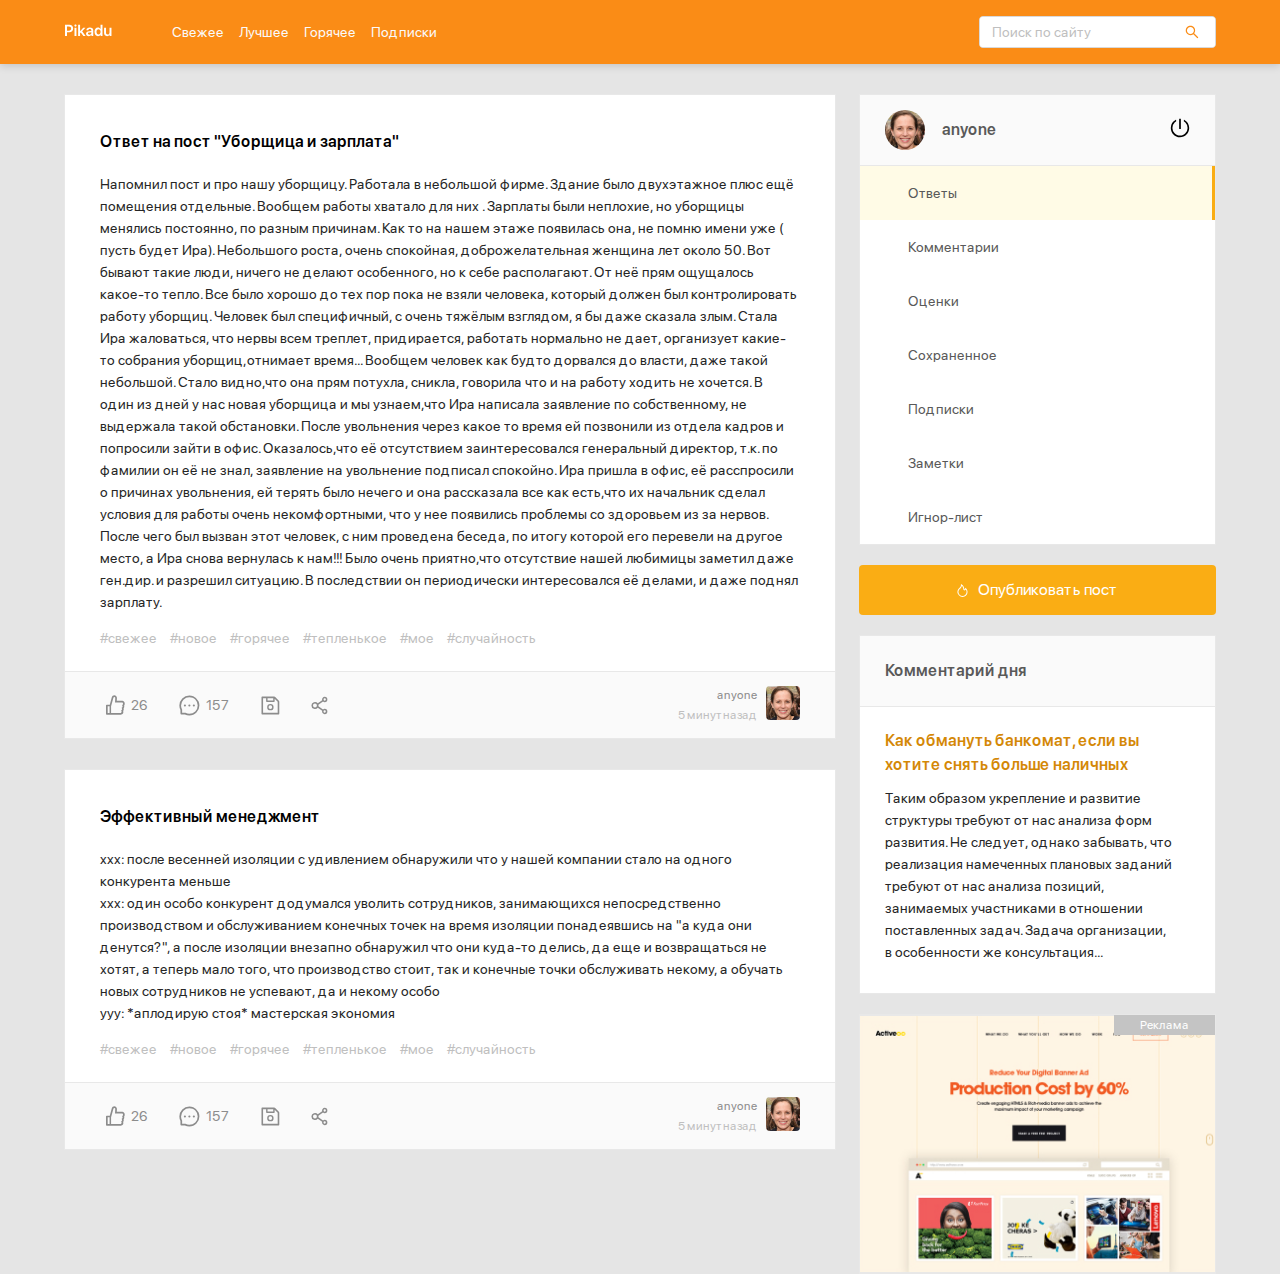
<file: index.html>
<!DOCTYPE html>
<html lang="ru">
  <head>
    <meta charset="UTF-8" />
    <meta name="viewport" content="width=device-width, initial-scale=1.0" />
    <title>Pikadu - Главная</title>
    <link rel="stylesheet" href="css/normalize.css" type="text/css" />
    <link rel="stylesheet" href="css/style.css" type="text/css" />
  </head>
  <body>
    <header class="header">
      <div class="header-wrapper">
        <a href="/" class="header-logo">
          <img class="header-logo-image" src="img/logo.svg" alt="logo: Pikadu"
        /></a>
        <nav class="header-nav">
          <ul class="header-menu">
            <li class="header-menu-item">
              <a href="#" class="header-menu-link">Свежее</a>
            </li>
            <li class="header-menu-item">
              <a href="#" class="header-menu-link">Лучшее</a>
            </li>
            <li class="header-menu-item">
              <a href="#" class="header-menu-link">Горячее</a>
            </li>
            <li class="header-menu-item">
              <a href="#" class="header-menu-link">Подписки</a>
            </li>
          </ul>
        </nav>
        <!-- /.hedaer-nav -->
        <div class="input-group search">
          <input
            type="search"
            class="search-input"
            placeholder="Поиск по сайту"
          />
          <button class="search-button">
            <img src="img/search.svg" alt="icon: search" class="search-icon" />
          </button>
        </div>
        <!-- /.input-group -->
        <a href="#" class="menu-toggle" id="menu-toggle">
          <span></span>
          <span></span>
          <span></span>
        </a>
      </div>
      <!-- /.header-wrapper -->
    </header>
    <div class="content">
      <main class="posts">
        <section class="post">
          <div class="post-body">
            <h2 class="post-title">Ответ на пост "Уборщица и зарплата"</h2>
            <p class="post-text">
              Напомнил пост и про нашу уборщицу. Работала в небольшой фирме.
              Здание было двухэтажное плюс ещё помещения отдельные. Вообщем
              работы хватало для них . Зарплаты были неплохие, но уборщицы
              менялись постоянно, по разным причинам. Как то на нашем этаже
              появилась она, не помню имени уже ( пусть будет Ира). Небольшого
              роста, очень спокойная, доброжелательная женщина лет около 50. Вот
              бывают такие люди, ничего не делают особенного, но к себе
              располагают. От неё прям ощущалось какое-то тепло. Все было хорошо
              до тех пор пока не взяли человека, который должен был
              контролировать работу уборщиц. Человек был специфичный, с очень
              тяжёлым взглядом, я бы даже сказала злым. Стала Ира жаловаться,
              что нервы всем треплет, придирается, работать нормально не дает,
              организует какие-то собрания уборщиц,отнимает время... Вообщем
              человек как будто дорвался до власти, даже такой небольшой. Стало
              видно,что она прям потухла, сникла, говорила что и на работу
              ходить не хочется. В один из дней у нас новая уборщица и мы
              узнаем,что Ира написала заявление по собственному, не выдержала
              такой обстановки. После увольнения через какое то время ей
              позвонили из отдела кадров и попросили зайти в офис. Оказалось,что
              её отсутствием заинтересовался генеральный директор, т.к. по
              фамилии он её не знал, заявление на увольнение подписал спокойно.
              Ира пришла в офис, её расспросили о причинах увольнения, ей терять
              было нечего и она рассказала все как есть,что их начальник сделал
              условия для работы очень некомфортными, что у нее появились
              проблемы со здоровьем из за нервов. После чего был вызван этот
              человек, с ним проведена беседа, по итогу которой его перевели на
              другое место, а Ира снова вернулась к нам!!! Было очень
              приятно,что отсутствие нашей любимицы заметил даже ген.дир. и
              разрешил ситуацию. В последствии он периодически интересовался её
              делами, и даже поднял зарплату.
            </p>
            <div class="tags">
              <a href="#" class="tag">#свежее</a>
              <a href="#" class="tag">#новое</a>
              <a href="#" class="tag">#горячее</a>
              <a href="#" class="tag">#тепленькое</a>
              <a href="#" class="tag">#мое</a>
              <a href="#" class="tag">#случайность</a>
            </div>
            <!-- /.tags -->
          </div>
          <!-- /.post-body -->
          <div class="post-footer">
            <div class="post-buttons">
              <button class="post-button likes">
                <svg width="19" height="20" class="icon icon-like">
                  <use xlink:href="img/icons.svg#like"></use>
                </svg>
                <span class="likes-counter"> 26 </span>
              </button>
              <button class="post-button comments">
                <svg width="21" height="21" class="icon icon-comment">
                  <use xlink:href="img/icons.svg#comment"></use>
                </svg>
                <span class="comments-counter">157</span>
              </button>
              <button class="post-button save">
                <svg width="19" height="19" class="icon icon-save">
                  <use xlink:href="img/icons.svg#save"></use>
                </svg>
              </button>
              <button class="post-button share">
                <svg width="17" height="19" class="icon icon-share">
                  <use xlink:href="img/icons.svg#share"></use>
                </svg>
              </button>
            </div>
            <!-- /.post-buttons -->
            <div class="post-author">
              <div class="author-about">
                <a href="#" class="author-username">anyone</a>
                <span class="post-time">5 минут назад</span>
              </div>
              <a href="" class="author-link"
                ><img src="img/avatar.jpeg" alt="avatar" class="author-avatar"
              /></a>
            </div>
            <!-- /.post-author -->
          </div>
          <!-- /.post-footer -->
        </section>
        <section class="post">
          <div class="post-body">
            <h2 class="post-title">Эффективный менеджмент</h2>
            <p class="post-text">
              xxx: после весенней изоляции с удивлением обнаружили что у нашей
              компании стало на одного конкурента меньше <br />xxx: один особо
              конкурент додумался уволить сотрудников, занимающихся
              непосредственно производством и обслуживанием конечных точек на
              время изоляции понадеявшись на "а куда они денутся?", а после
              изоляции внезапно обнаружил что они куда-то делись, да еще и
              возвращаться не хотят, а теперь мало того, что производство стоит,
              так и конечные точки обслуживать некому, а обучать новых
              сотрудников не успевают, да и некому особо <br />yyy: *аплодирую
              стоя* мастерская экономия
            </p>
            <div class="tags">
              <a href="#" class="tag">#свежее</a>
              <a href="#" class="tag">#новое</a>
              <a href="#" class="tag">#горячее</a>
              <a href="#" class="tag">#тепленькое</a>
              <a href="#" class="tag">#мое</a>
              <a href="#" class="tag">#случайность</a>
            </div>
            <!-- /.tags -->
          </div>
          <!-- /.post-body -->
          <div class="post-footer">
            <div class="post-buttons">
              <button class="post-button likes">
                <svg width="19" height="20" class="icon icon-like">
                  <use xlink:href="img/icons.svg#like"></use>
                </svg>
                <span class="likes-counter"> 26 </span>
              </button>
              <button class="post-button comments">
                <svg width="21" height="21" class="icon icon-comment">
                  <use xlink:href="img/icons.svg#comment"></use>
                </svg>
                <span class="comments-counter">157</span>
              </button>
              <button class="post-button save">
                <svg width="19" height="19" class="icon icon-save">
                  <use xlink:href="img/icons.svg#save"></use>
                </svg>
              </button>
              <button class="post-button share">
                <svg width="17" height="19" class="icon icon-share">
                  <use xlink:href="img/icons.svg#share"></use>
                </svg>
              </button>
            </div>
            <!-- /.post-buttons -->
            <div class="post-author">
              <div class="author-about">
                <a href="#" class="author-username">anyone</a>
                <span class="post-time">5 минут назад</span>
              </div>
              <a href="" class="author-link"
                ><img src="img/avatar.jpeg" alt="avatar" class="author-avatar"
              /></a>
            </div>
            <!-- /.post-author -->
          </div>
          <!-- /.post-footer -->
        </section>
      </main>
      <!-- /.posts -->
      <aside class="sidebar">
        <div class="user">
          <a href="#" class="user-info">
            <img
              width="40"
              height="40"
              src="img/avatar.jpeg"
              alt="photo: user"
              class="user-avatar"
            /><span class="user-name">anyone</span>
          </a>
          <!-- /.user-info -->
          <a href="#" class="exit">
            <svg class="icon icon-exit">
              <use xlink:href="img/icons.svg#exit"></use>
            </svg>
          </a>
          <!-- /.exit -->
        </div>
        <!-- /.user -->
        <nav class="sidebar-nav">
          <ul class="sidebar-menu">
            <li class="sidebar-menu-item">
              <a href="#" class="sidebar-menu-link active">Ответы</a>
            </li>
            <li class="sidebar-menu-item">
              <a href="#" class="sidebar-menu-link">Комментарии</a>
            </li>
            <li class="sidebar-menu-item">
              <a href="#" class="sidebar-menu-link">Оценки</a>
            </li>
            <li class="sidebar-menu-item">
              <a href="#" class="sidebar-menu-link">Сохраненное</a>
            </li>
            <li class="sidebar-menu-item">
              <a href="#" class="sidebar-menu-link">Подписки</a>
            </li>
            <li class="sidebar-menu-item">
              <a href="#" class="sidebar-menu-link">Заметки</a>
            </li>
            <li class="sidebar-menu-item">
              <a href="#" class="sidebar-menu-link">Игнор-лист</a>
            </li>
          </ul>
        </nav>
        <a href="new-post.html" class="button button-new-post">
          <svg class="icon icon-fire">
            <use xlink:href="img/icons.svg#fire"></use>
          </svg>
          Опубликовать пост</a
        >
        <div class="card">
          <div class="card-header">
            <h2 class="card-title">Комментарий дня</h2>
          </div>
          <!-- /.card-header -->
          <div class="card-body">
            <a href="#" class="card-body-title">
              Как обмануть банкомат, если вы хотите снять больше наличных
            </a>
            <p class="card-text">
              Таким образом укрепление и развитие структуры требуют от нас
              анализа форм развития. Не следует, однако забывать, что реализация
              намеченных плановых заданий требуют от нас анализа позиций,
              занимаемых участниками в отношении поставленных задач. Задача
              организации, в особенности же консультация...
            </p>
          </div>
          <!-- /.card-body -->
        </div>
        <!-- /.card -->
        <a href="#" class="ad"></a>
      </aside>
      <!-- /.sidebar -->
    </div>
    <!-- /.content -->
    <script src="js/main.js"></script>
  </body>
</html>
</file>
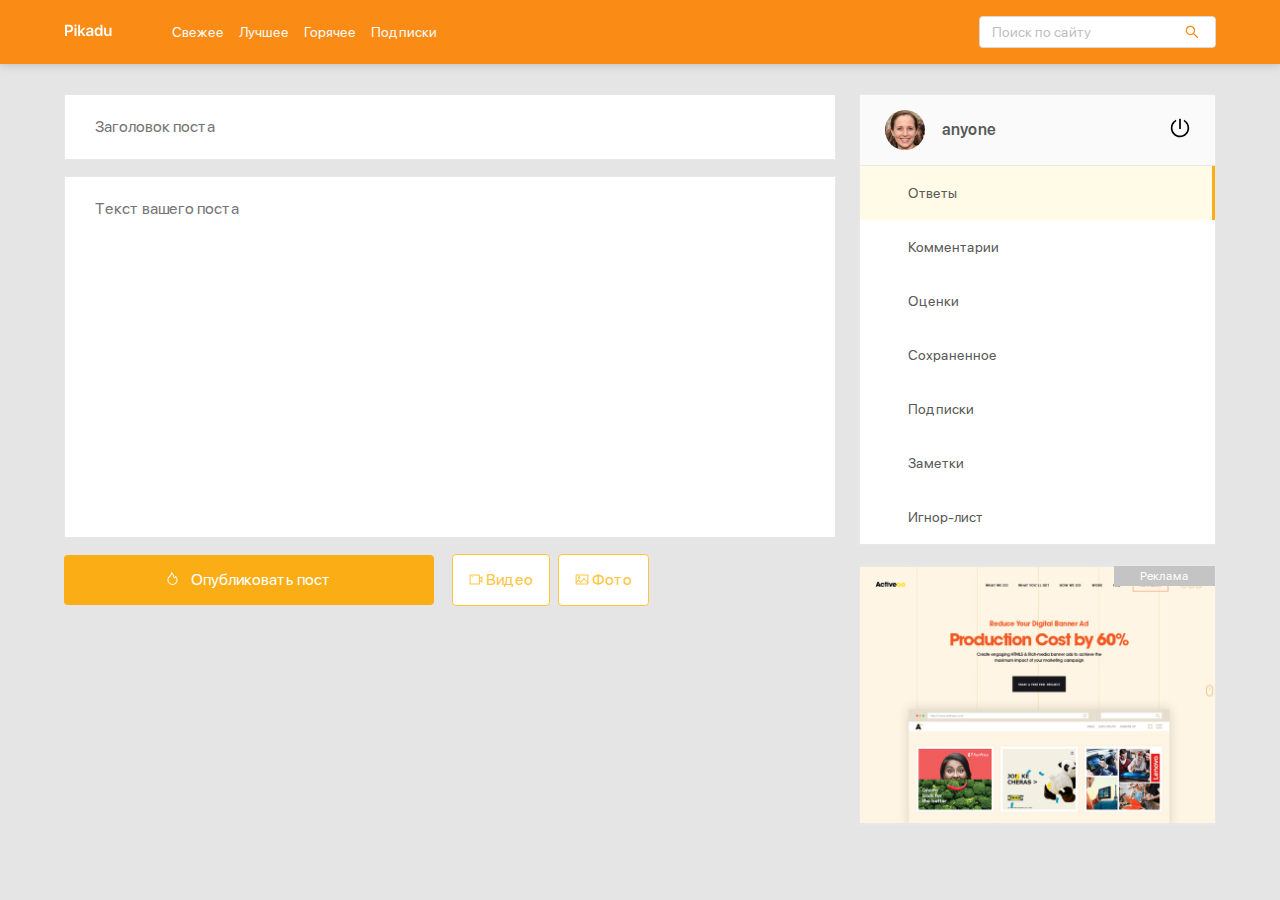
<file: new-post.html>
<!DOCTYPE html>
<html lang="ru">
  <head>
    <meta charset="UTF-8" />
    <meta name="viewport" content="width=device-width, initial-scale=1.0" />
    <title>Pikadu - Новый пост</title>
    <link rel="stylesheet" href="css/normalize.css" type="text/css" />
    <link rel="stylesheet" href="css/style.css" type="text/css" />
  </head>
  <body>
    <header class="header">
      <div class="header-wrapper">
        <a href="index.html" class="header-logo">
          <img class="header-logo-image" src="img/logo.svg" alt="logo: Pikadu"
        /></a>
        <nav class="header-nav">
          <ul class="header-menu">
            <li class="header-menu-item">
              <a href="#" class="header-menu-link">Свежее</a>
            </li>
            <li class="header-menu-item">
              <a href="#" class="header-menu-link">Лучшее</a>
            </li>
            <li class="header-menu-item">
              <a href="#" class="header-menu-link">Горячее</a>
            </li>
            <li class="header-menu-item">
              <a href="#" class="header-menu-link">Подписки</a>
            </li>
          </ul>
        </nav>
        <!-- /.hedaer-nav -->
        <div class="input-group search">
          <input
            type="search"
            class="search-input"
            placeholder="Поиск по сайту"
          />
          <button class="search-button">
            <img src="img/search.svg" alt="icon: search" class="search-icon" />
          </button>
        </div>
        <!-- /.input-group -->
        <a href="#" class="menu-toggle" id="menu-toggle">
          <span></span>
          <span></span>
          <span></span>
        </a>
      </div>
      <!-- /.header-wrapper -->
    </header>
    <div class="content">
      <main class="posts">
        <form action="#" class="add-post">
          <input
            type="text"
            name="post-title"
            class="add-title"
            placeholder="Заголовок поста"
          />
          <textarea
            name="post-text"
            id="text"
            class="add-text"
            placeholder="Текст вашего поста"
          ></textarea>
          <div class="add-buttons">
            <button type="submit" class="button add-button">
              <svg class="icon icon-fire">
                <use xlink:href="img/icons.svg#fire"></use>
              </svg>
              Опубликовать пост
            </button>
            <button class="button button-outline">
              <svg class="icon icon-video">
                <use xlink:href="img/icons.svg#video"></use>
              </svg>
              Видео</button
            ><button class="button button-outline">
              <svg class="icon icon-photo">
                <use xlink:href="img/icons.svg#photo"></use>
              </svg>
              Фото
            </button>
          </div>
        </form>
      </main>
      <!-- /.posts -->
      <aside class="sidebar">
        <div class="user">
          <a href="#" class="user-info">
            <img
              width="40"
              height="40"
              src="img/avatar.jpeg"
              alt="photo: user"
              class="user-avatar"
            /><span class="user-name">anyone</span>
          </a>
          <!-- /.user-info -->
          <a href="#" class="exit">
            <svg class="icon icon-exit">
              <use xlink:href="img/icons.svg#exit"></use>
            </svg>
          </a>
          <!-- /.exit -->
        </div>
        <!-- /.user -->
        <nav class="sidebar-nav">
          <ul class="sidebar-menu">
            <li class="sidebar-menu-item">
              <a href="#" class="sidebar-menu-link active">Ответы</a>
            </li>
            <li class="sidebar-menu-item">
              <a href="#" class="sidebar-menu-link">Комментарии</a>
            </li>
            <li class="sidebar-menu-item">
              <a href="#" class="sidebar-menu-link">Оценки</a>
            </li>
            <li class="sidebar-menu-item">
              <a href="#" class="sidebar-menu-link">Сохраненное</a>
            </li>
            <li class="sidebar-menu-item">
              <a href="#" class="sidebar-menu-link">Подписки</a>
            </li>
            <li class="sidebar-menu-item">
              <a href="#" class="sidebar-menu-link">Заметки</a>
            </li>
            <li class="sidebar-menu-item">
              <a href="#" class="sidebar-menu-link">Игнор-лист</a>
            </li>
          </ul>
        </nav>
        <a href="#" class="ad"></a>
      </aside>
      <!-- /.sidebar -->
    </div>
    <!-- /.content -->
    <script src="js/main.js"></script>
  </body>
</html>
</file>
<file: css/style.css>
@font-face {
  font-family: 'SFProDisplay-Regular';
  src: local('SFProDisplay-Regular'),
    url('../fonts/SFProDisplay-Regular.woff') format('woff'),
    url('../fonts/SFProDisplay-Regular.woff2') format('woff2');
  font-weight: normal;
}
@font-face {
  font-family: 'SFProDisplay-Semibold';
  src: local('SFProDisplay-Semibold'),
    url('../fonts/SFProDisplay-Semibold.woff') format('woff'),
    url('../fonts/SFProDisplay-Semibold.woff2') format('woff2');
  font-weight: bold;
}
* {
  box-sizing: border-box;
}
body {
  font-family: 'SFProDisplay-Regular', sans-serif;
  background: #e5e5e5;
}
.header {
  background: #fa8c16;
  padding-top: 16px;
  padding-bottom: 16px;
  box-shadow: 0 2px 8px rgba(0, 0, 0, 0.15);
  margin-bottom: 30px;
}
.header-wrapper {
  max-width: 1200px;
  width: 90%;
  margin: auto;
  display: flex;
  justify-content: space-between;
  align-items: center;
}
.header-nav {
  margin-left: 60px;
  margin-right: auto;
}
.header-menu {
  display: flex;
  list-style: none;
  padding: 0;
  margin: 0;
}
.header-menu-link {
  text-decoration: none;
  color: #fafafa;
  margin-right: 15px;
  font-size: 14px;
  line-height: 22px;
}
.input-group {
  max-width: 237px;
  width: 60%;
  height: 32px;
  position: relative;
  background: #ffffff;
  border-radius: 4px;
  overflow: hidden;
  border: 1px solid #d9d9d9;
}
.search-input {
  width: 80%;
  height: 100%;
  border: none;
  font-size: 14px;
  line-height: 22px;
  padding-left: 12px;
}
.search-button {
  height: 100%;
  width: 20%;
  position: absolute;
  right: 0;
  top: 0;
  border: none;
  background-color: #fff;
  cursor: pointer;
  display: flex;
  align-items: center;
  justify-content: center;
}

.search-input::-moz-placeholder {
  color: #bfbfbf;
}
.search-input::-webkit-input-placeholder {
  color: #bfbfbf;
}
.search-input::-ms-input-placeholder {
  color: #bfbfbf;
}
.search-input::-ms-input-placeholder {
  color: #bfbfbf;
}
.search-input::placeholder {
  color: #bfbfbf;
}
.menu-toggle {
  display: none;
}
.content {
  max-width: 1200px;
  width: 90%;
  margin: auto;
  display: flex;
  align-items: flex-start;
  justify-content: space-between;
}
.posts {
  width: 67%;
}
.post {
  background: #fff;
  border: 1px solid #e8e8e8;
  margin-bottom: 30px;
}
.post-body {
  padding-top: 35px;
  padding-left: 35px;
  padding-right: 35px;
  padding-bottom: 0;
}
.post-title {
  font-family: 'SFProDisplay-Semibold', sans-serif;
  margin-top: 0;
  margin-bottom: 19px;
  font-weight: 600;
  font-size: 16px;
  line-height: 24px;
}
.post-text {
  color: #262626;
  font-weight: normal;
  font-size: 14px;
  line-height: 22px;
}
.tags {
  margin-bottom: 22px;
}
.tag {
  color: #bfbfbf;
  font-size: 14px;
  line-height: 22px;
  margin-right: 10px;
  text-decoration: none;
}
.post-footer {
  border-top: 1px solid #e8e8e8;
  background: #fafafa;
  display: flex;
  justify-content: space-between;
  padding-left: 35px;
  padding-right: 35px;
  padding-top: 13px;
  padding-bottom: 13px;
}
.post-buttons {
  display: flex;
  align-items: center;
}
.post-button .icon {
  fill: #8c8c8c;
}
.icon-like,
.icon-comment {
  margin-right: 6px;
}
.post-button {
  background-color: transparent;
  border: none;
  color: #8c8c8c;
  display: flex;
  align-items: center;
  font-size: 14px;
  line-height: 22px;
  margin-right: 19px;
  cursor: pointer;
}
.post-author {
  display: flex;
  align-items: center;
  text-align: right;
}
.author-avatar {
  width: 34px;
  height: 34px;
  margin-left: 9px;
  border-radius: 4px;
}
.author-username {
  display: block;
  color: #8c8c8c;
  font-size: 12px;
  line-height: 20px;
  text-decoration: none;
}
.post-time {
  color: #bfbfbf;
  font-size: 12px;
  line-height: 20px;
}
.sidebar {
  width: 31%;
}
.user {
  background-color: #fafafa;
  border: 1px solid #e8e8e8;
  padding: 15px 25px;
  display: flex;
  align-items: center;
  justify-content: space-between;
}
.user-info {
  display: flex;
  align-items: center;
  text-decoration: none;
}
.user-avatar {
  border-radius: 50%;
  margin-right: 17px;
}
.user-name {
  font-family: 'SFProDisplay-Semibold', sans-serif;
  font-size: 16px;
  line-height: 24px;
  color: #595959;
}
.icon-exit {
  width: 20px;
  height: 20px;
  fill: #000;
}
.sidebar-nav {
  background-color: #fff;
}
.sidebar-menu {
  margin: 0;
  border: 1px solid #e8e8e8;
  border-top: none;
  list-style-type: none;
  padding: 0;
}
.sidebar-menu-link {
  text-decoration: none;
  font-size: 14px;
  line-height: 22px;
  color: #595959;
  padding: 16px 48px;
  display: inline-block;
  width: 100%;
  background-color: #fff;
}
.sidebar-menu-link:hover {
  background-color: #fffbe6;
}
.sidebar-menu-link.active {
  background-color: #fffbe6;
  border-right: 3px solid #faad14;
}
.button {
  background-color: #faad14;
  border-radius: 4px;
  border: none;
  text-decoration: none;
  color: #ffffff;
  font-weight: normal;
  font-size: 16px;
  line-height: 24px;
  padding: 13px;
  cursor: pointer;
}
.button-outline {
  background-color: #fff;
  border: 1px solid #ffc53d;
  border-radius: 4px;
  color: #ffc53d;
  padding-left: 16px;
  padding-right: 16px;
  cursor: pointer;
}
.button-outline .icon {
  width: 14px;
  height: 11px;
  fill: #ffc53d;
}
.button-new-post {
  display: flex;
  align-items: center;
  justify-content: center;
  width: 100%;
  margin-top: 20px;
}
.icon-fire {
  fill: #fff;
  width: 11px;
  height: 13px;
  margin-right: 10px;
}
.card {
  background: #fff;
  border: 1px solid #e8e8e8;
  margin-top: 20px;
}
.card-header {
  background: #fafafa;
  border-bottom: 1px solid #e8e8e8;
  padding: 23px 25px;
}
.card-title {
  font-family: 'SFProDisplay-Semibold', sans-serif;
  margin: 0;
  font-size: 16px;
  line-height: 24px;
  color: #595959;
}
.card-body {
  padding: 22px 40px 20px 25px;
}
.card-body-title {
  font-family: 'SFProDisplay-Semibold', sans-serif;
  margin: 0 0 10px;
  text-decoration: none;
  font-size: 16px;
  line-height: 24px;
  color: #d48806;
}
.card-text {
  font-size: 14px;
  line-height: 22px;
  color: #262626;
  margin: 10px 0;
}
.ad {
  display: block;
  background-color: #fff;
  background-image: url('../img/promo.jpg');
  background-repeat: no-repeat;
  background-position: center center;
  background-size: cover;
  width: 100%;
  height: 260px;
  border: 1px solid #e8e8e8;
  margin-top: 20px;
  position: relative;
}
.ad::before {
  content: 'Реклама';
  position: absolute;
  right: 0;
  top: 0;
  background: #c4c4c4;
  padding-left: 26px;
  padding-right: 26px;
  font-size: 12px;
  line-height: 20px;
  text-align: center;
  color: #fff;
}
.add-post {
  display: flex;
  flex-direction: column;
}
.add-title,
.add-text {
  background: #fff;
  border: 1px solid #e8e8e8;
  padding: 23px 30px;
  margin-bottom: 16px;
}
.add-text {
  min-height: 362px;
  resize: none;
}
.add-button {
  width: 100%;
  max-width: 370px;
  margin-right: 2%;
}
.add-post .button-outline {
  margin-right: 1%;
}
@media (max-width: 990px) {
  .menu-toggle {
    display: flex;
    flex-direction: column;
    justify-content: space-between;
    width: 30px;
    height: 20px;
    margin-left: 12px;
  }
  .menu-toggle span {
    height: 2px;
    width: 100%;
    background-color: #fff;
  }
  .header {
    position: fixed;
    z-index: 100;
    left: 0;
    top: 0;
    right: 0;
    width: 100%;
  }
  .content {
    margin-top: 94px;
    margin-bottom: 60px;
  }
  .sidebar {
    position: fixed;
    z-index: 101;
    top: 64px;
    right: 0;
    bottom: 0;
    height: calc(100% - 64px);
    max-width: 320px;
    width: 100%;
    background-color: #fff;
    box-shadow: 1px 1px 10px rgba(0, 0, 0, 0.15);
    padding: 30px;
    transform: translateX(100%);
    transition: transform 0.2s;
    overflow-y: auto;
  }
  .sidebar.visible {
    transform: translateX(0);
  }
  .posts {
    width: 100%;
  }
  .header-nav {
    display: none;
  }
  .header-menu {
    width: 90%;
    margin: auto;
  }
}
@media (max-width: 676px) {
  .add-buttons {
    display: flex;
    flex-direction: column;
  }
  .add-button {
    width: 100%;
    max-width: 100%;
  }
  .add-post .button-outline {
    margin-right: 0;
    margin-top: 10px;
  }
}
@media (max-width: 576px) {
  .post-footer {
    flex-direction: column;
  }
  .post-author {
    margin-top: 15px;
  }
  .author-avatar {
    margin-left: 0;
    margin-right: 10px;
  }
  .author-about {
    order: 2;
    text-align: left;
  }

  .add-button {
    width: 100%;
  }
}
</file>
